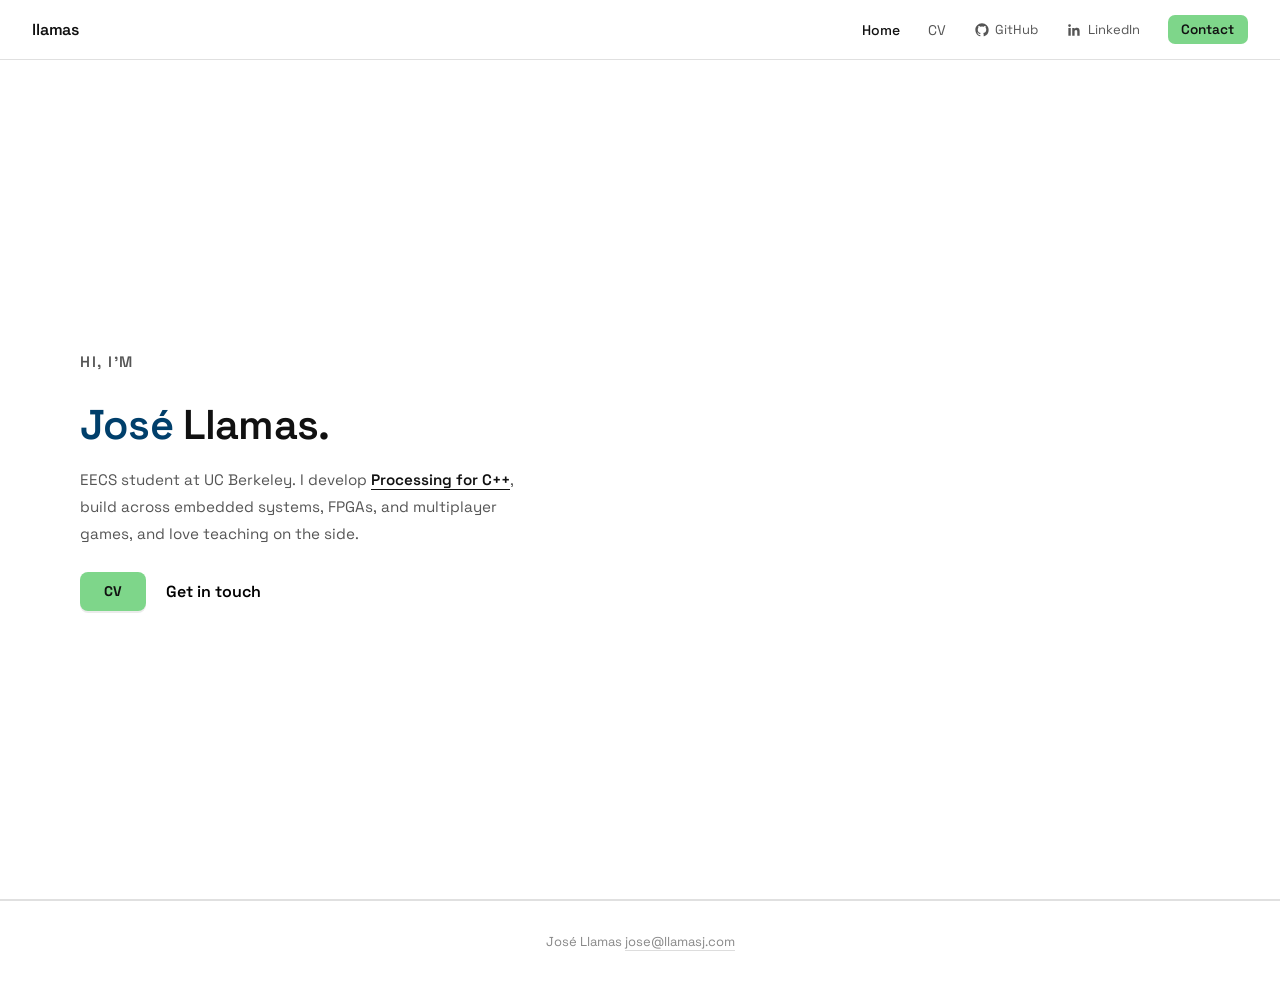
<file: index.html>
<!DOCTYPE html>
<html lang="en">
<head>
  <meta charset="UTF-8">
  <meta name="viewport" content="width=device-width, initial-scale=1.0">
  <title>José Llamas</title>
  <meta name="description" content="Personal site of José Llamas, EECS student at UC Berkeley.">
  <link rel="preconnect" href="https://fonts.googleapis.com">
  <link rel="stylesheet" href="https://fonts.googleapis.com/css2?family=Space+Grotesk:wght@400;500;600&display=swap">
  <link rel="stylesheet" href="style.css">
</head>
<body>
<nav id="site-nav"></nav>
<div class="hero" style="align-items:center;">
  <div class="hero-left">
    <p class="section-label">Hi, I'm</p>
    <h1><span class="blue">José</span> Llamas.</h1>
    <p>
      EECS student at UC Berkeley. I develop <a href="https://processing-cpp.github.io" target="_blank" style="color:#111;font-weight:600;border-bottom:1px solid #111;">Processing for C++</a>,
      build across embedded systems, FPGAs, and multiplayer games, and love teaching on the side.
    </p>
    <div class="hero-actions">
      <a class="btn-yellow" href="/cv.html">CV</a>
      <button class="hero-link" style="background:none;border:none;cursor:pointer;font-family:inherit;font-size:inherit;padding:0;" onclick="document.getElementById('contact-modal').classList.add('open')">Get in touch</button>
    </div>
  </div>
</div>
<footer><p>José Llamas <a href="mailto:jose@llamasj.com">jose@llamasj.com</a></p></footer>
<script src="nav.js"></script>
</body>
</html>
</file>
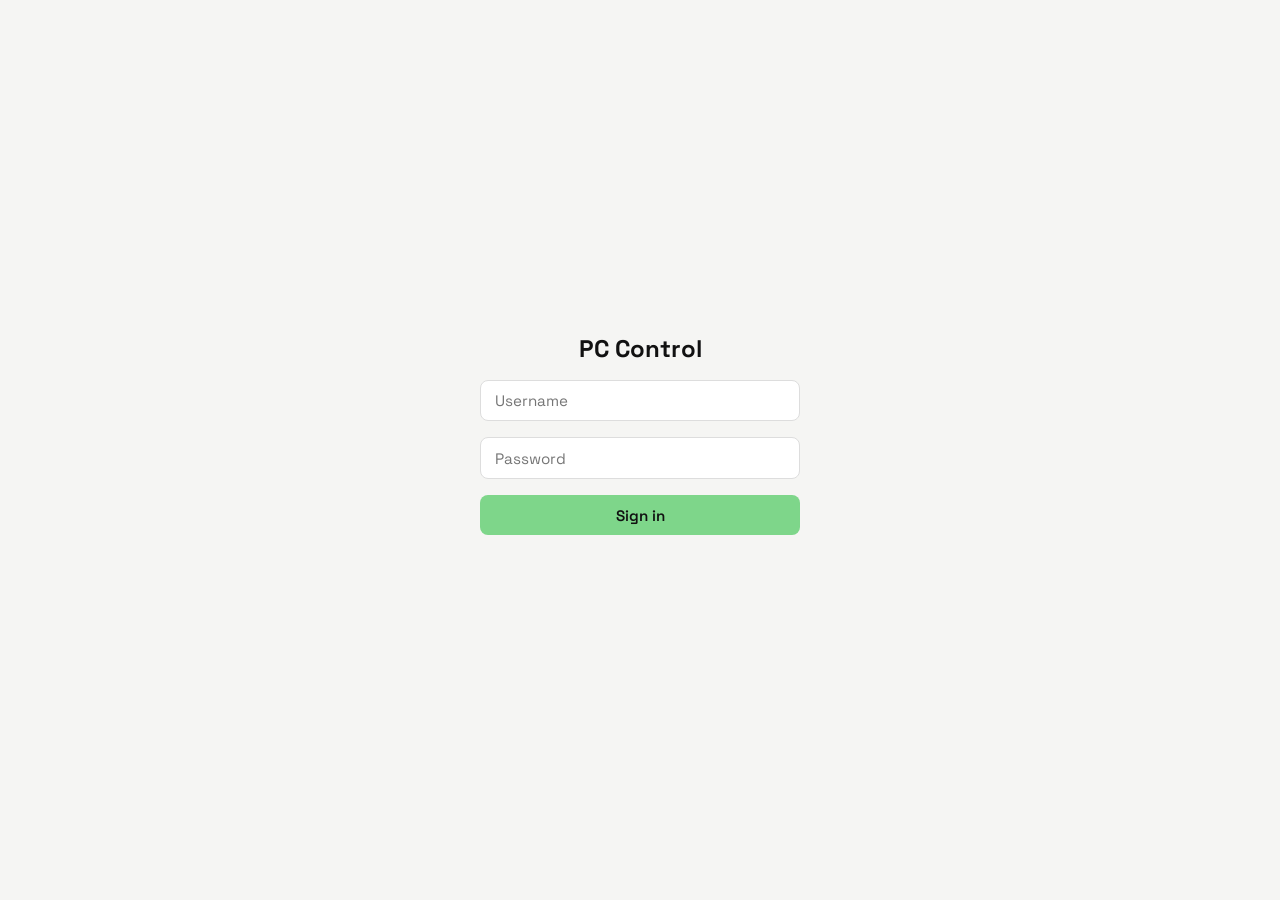
<file: control/index.html>
<!DOCTYPE html>
<html lang="en">
<head>
  <meta charset="UTF-8">
  <meta
    name="viewport"
    content="width=device-width, initial-scale=1.0, user-scalable=no"
  >

  <title>PC Control · llamas</title>

  <link rel="preconnect" href="https://fonts.googleapis.com">

  <link
    rel="stylesheet"
    href="https://fonts.googleapis.com/css2?family=Space+Grotesk:wght@400;500;600&display=swap"
  >

  <style>
    *,
    *::before,
    *::after {
      box-sizing: border-box;
      margin: 0;
      padding: 0;
    }

    html,
    body {
      height: 100%;
      overflow: hidden;
      font-family: 'Space Grotesk', sans-serif;
      background: #f5f5f3;
      color: #111;
      touch-action: none;
      user-select: none;
      -webkit-user-select: none;
    }

    /* ── Login ── */

    #login-screen {
      display: flex;
      flex-direction: column;
      align-items: center;
      justify-content: center;
      height: 100%;
      gap: 1rem;
      padding: 2rem;
    }

    #login-screen h1 {
      font-size: 1.5rem;
    }

    #login-screen input {
      width: 100%;
      max-width: 320px;
      padding: 0.65rem 0.9rem;
      border: 1px solid #ddd;
      border-radius: 8px;
      font-family: inherit;
      font-size: 0.95rem;
      touch-action: auto;
      user-select: auto;
      -webkit-user-select: auto;
    }

    #login-screen input:focus {
      outline: none;
      border-color: #7ed68a;
    }

    #login-btn {
      width: 100%;
      max-width: 320px;
      background: #7ed68a;
      color: #111;
      border: none;
      border-radius: 8px;
      padding: 0.65rem;
      font-family: inherit;
      font-size: 0.95rem;
      font-weight: 600;
      cursor: pointer;
    }

    #login-btn:active {
      background: #62c06f;
    }

    #login-error {
      color: #c00;
      font-size: 0.85rem;
      min-height: 1.2em;
    }

    /* ── Main ── */

    #main-screen {
      display: none;
      flex-direction: column;
      height: 100%;
    }

    .top-bar {
      flex-shrink: 0;
      padding: 0.7rem 1rem 0.55rem;
      display: flex;
      flex-direction: column;
      gap: 0.55rem;
      background: #f5f5f3;
    }

    .title-row {
      display: flex;
      align-items: center;
      justify-content: space-between;
    }

    .title-row h1 {
      font-size: 1.05rem;
    }

    .title-actions {
      display: flex;
      align-items: center;
      gap: 0.6rem;
    }

    .status-row {
      display: flex;
      align-items: center;
      gap: 0.4rem;
      font-size: 0.75rem;
      color: #777;
    }

    .dot {
      width: 7px;
      height: 7px;
      border-radius: 50%;
      background: #ccc;
    }

    .dot.online {
      background: #2a7a2a;
    }

    .dot.offline {
      background: #c00;
    }

    /* Camera toggle */

    #cam-toggle {
      background: none;
      border: 1px solid #ddd;
      border-radius: 7px;
      padding: 0.3rem 0.55rem;
      font-size: 1rem;
      cursor: pointer;
      line-height: 1;
    }

    #cam-toggle.active {
      border-color: #7ed68a;
      background: #eefaef;
    }

    /* Power */

    .power-row {
      display: flex;
      align-items: center;
      gap: 1rem;
    }

    .power-wrap {
      position: relative;
      width: 52px;
      height: 52px;
      flex-shrink: 0;
    }

    #power-btn {
      width: 52px;
      height: 52px;
      border-radius: 50%;
      border: 2.5px solid #111;
      background: #fff;
      cursor: pointer;
      display: flex;
      align-items: center;
      justify-content: center;
      transition: background 0.12s, transform 0.08s;
      -webkit-touch-callout: none;
    }

    #power-btn:active {
      transform: scale(0.91);
      background: #f0f0f0;
    }

    #power-btn svg {
      pointer-events: none;
    }

    /* SVG progress ring overlay */

    #power-ring {
      position: absolute;
      inset: 0;
      pointer-events: none;
      transform: rotate(-90deg);
    }

    #power-ring circle {
      fill: none;
      stroke: #c00;
      stroke-width: 3;
      stroke-dasharray: 0 152;
      transition: stroke-dasharray 0.1s linear;
      stroke-linecap: round;
    }

    .power-hint {
      font-size: 0.7rem;
      color: #999;
    }

    /* ── Trackpad ── */

    #trackpad-zone {
      flex: 1;
      position: relative;
      background: #ebe9e5;
      border-top: 1px solid #d8d6d2;
      overflow: hidden;
    }

    .pad-hint {
      position: absolute;
      inset: 0;
      display: flex;
      align-items: center;
      justify-content: center;
      font-size: 0.78rem;
      color: #bbb;
      pointer-events: none;
    }

    .ripple {
      position: absolute;
      border-radius: 50%;
      width: 60px;
      height: 60px;
      background: rgba(0, 0, 0, 0.09);
      transform: translate(-50%, -50%) scale(0);
      animation: ripple 0.35s ease-out forwards;
      pointer-events: none;
    }

    @keyframes ripple {
      to {
        transform: translate(-50%, -50%) scale(2.5);
        opacity: 0;
      }
    }

    /* ── Bottom ── */

    .bottom-bar {
      flex-shrink: 0;
      padding: 0.5rem 1rem 0.75rem;
      background: #f5f5f3;
      border-top: 1px solid #e0e0e0;
      display: flex;
      flex-direction: column;
      gap: 0.45rem;
    }

    .click-btns {
      display: flex;
      gap: 0.5rem;
    }

    .click-btn {
      flex: 1;
      background: #fff;
      border: 1px solid #e0e0e0;
      border-radius: 8px;
      padding: 0.5rem;
      font-family: inherit;
      font-size: 0.82rem;
      font-weight: 500;
      cursor: pointer;
    }

    .click-btn:active {
      background: #7ed68a;
    }

    .type-row {
      display: flex;
      gap: 0.5rem;
      align-items: stretch;
    }

    #type-input {
      flex: 1;
      padding: 0.5rem 0.75rem;
      border: 1px solid #ddd;
      border-radius: 8px;
      font-family: inherit;
      font-size: 0.88rem;
      touch-action: auto;
      user-select: auto;
      -webkit-user-select: auto;
    }

    #type-input:focus {
      outline: none;
      border-color: #7ed68a;
    }

    #type-btn {
      background: #7ed68a;
      color: #111;
      border: none;
      border-radius: 8px;
      padding: 0.5rem 0.9rem;
      font-family: inherit;
      font-weight: 600;
      cursor: pointer;
      font-size: 0.88rem;
      white-space: nowrap;
      transition: background 0.15s;
    }

    #type-btn:active {
      background: #62c06f;
    }

    #type-btn.ok {
      background: #2a7a2a;
      color: #fff;
    }

    #type-btn.err {
      background: #c00;
      color: #fff;
    }

    /* ── Camera overlay ── */

    #cam-panel {
      display: none;
      position: fixed;
      inset: 0;
      z-index: 100;
      background: #000;
      flex-direction: column;
    }

    #cam-panel.open {
      display: flex;
    }

    #cam-video {
      flex: 1;
      width: 100%;
      height: 100%;
      object-fit: contain;
      background: #000;
    }

    .cam-bar {
      display: flex;
      gap: 0.5rem;
      padding: 0.6rem 1rem;
      background: rgba(0, 0, 0, 0.7);
    }

    .cam-bar button {
      flex: 1;
      background: rgba(255, 255, 255, 0.15);
      color: #fff;
      border: 1px solid rgba(255, 255, 255, 0.25);
      border-radius: 8px;
      padding: 0.5rem;
      font-family: inherit;
      font-size: 0.85rem;
      cursor: pointer;
    }

    .cam-bar button:active {
      background: rgba(255, 255, 255, 0.3);
    }

    /* ── Toast ── */

    #toast {
      position: fixed;
      bottom: 100px;
      left: 50%;
      transform: translateX(-50%);
      background: rgba(0, 0, 0, 0.75);
      color: #fff;
      padding: 0.35rem 1rem;
      border-radius: 20px;
      font-size: 0.78rem;
      pointer-events: none;
      opacity: 0;
      transition: opacity 0.2s;
      white-space: nowrap;
      z-index: 50;
    }

    #toast.show {
      opacity: 1;
    }
  </style>
</head>

<body>

  <!-- Login -->

  <div id="login-screen">
    <h1>PC Control</h1>

    <input
      id="u-input"
      type="text"
      placeholder="Username"
      autocomplete="username"
      autocapitalize="none"
      autocorrect="off"
      spellcheck="false"
    >

    <input
      id="p-input"
      type="password"
      placeholder="Password"
      autocomplete="current-password"
    >

    <button id="login-btn">
      Sign in
    </button>

    <p id="login-error"></p>
  </div>

  <!-- Main -->

  <div id="main-screen">

    <div class="top-bar">

      <div class="title-row">

        <h1>PC Control</h1>

        <div class="title-actions">

          <div class="status-row">
            <div class="dot" id="status-dot"></div>
            <span id="status-text">Checking…</span>
          </div>

          <button id="cam-toggle" title="Camera">
            📷
          </button>

        </div>
      </div>

      <div class="power-row">

        <div class="power-wrap">

          <button
            id="power-btn"
            title="Hold 5s to force off"
          >
            <svg
              viewBox="0 0 24 24"
              fill="none"
              stroke="currentColor"
              stroke-width="2"
              width="26"
              height="26"
            >
              <path d="M12 2v6M6.3 5.3a9 9 0 1 0 11.4 0"/>
            </svg>
          </button>

          <svg
            id="power-ring"
            viewBox="0 0 52 52"
            width="52"
            height="52"
          >
            <circle
              cx="26"
              cy="26"
              r="24"
            />
          </svg>

        </div>

        <span class="power-hint">
          Tap = press · Hold 5 s = force off
        </span>

      </div>

    </div>

    <div id="trackpad-zone">
      <div class="pad-hint">
        slide to move · tap to click · type anywhere
      </div>
    </div>

    <div class="bottom-bar">

      <div class="click-btns">

        <button
          class="click-btn"
          id="lclick-btn"
        >
          Left click
        </button>

        <button
          class="click-btn"
          id="rclick-btn"
        >
          Right click
        </button>

      </div>

      <div class="type-row">

        <input
          id="type-input"
          type="text"
          placeholder="Tap here to type on PC…"
        >

        <button id="type-btn">
          Send
        </button>

      </div>

    </div>

  </div>

  <!-- XIAO ESP32-S3 Sense camera -->

  <div id="cam-panel">

    <img
      id="cam-video"
      alt="XIAO ESP32-S3 Sense camera"
    >

    <div class="cam-bar">

      <button id="cam-fullscreen">
        ⛶ Fullscreen
      </button>

      <button id="cam-close">
        ✕ Close
      </button>

    </div>

  </div>

  <div id="toast"></div>

  <script>
    const BASE = 'https://pc.llamasj.com';

    // ── API ───────────────────────────────────────────────────────────────────

    function api(endpoint, cmd) {
      fetch(BASE + endpoint, {
        method: 'POST',
        credentials: 'include',
        body: JSON.stringify({
          cmd
        })
      }).catch(() => {});
    }

    // ── Toast ──────────────────────────────────────────────────────────────────

    let toastTimer;

    function toast(msg, dur = 1400) {
      const el = document.getElementById('toast');

      el.textContent = msg;
      el.classList.add('show');

      clearTimeout(toastTimer);

      toastTimer = setTimeout(() => {
        el.classList.remove('show');
      }, dur);
    }

    // ── Auth ───────────────────────────────────────────────────────────────────

    async function checkAuth() {
      try {
        const r = await fetch(BASE + '/me', {
          credentials: 'include'
        });

        if (r.ok) {
          showMain();
        }
      } catch {}
    }

    async function login() {
      const u = document.getElementById('u-input').value.trim().toLowerCase();
      const p = document.getElementById('p-input').value;
      const err = document.getElementById('login-error');

      err.textContent = '';

      try {
        const r = await fetch(BASE + '/login', {
          method: 'POST',
          credentials: 'include',
          body: JSON.stringify({
            username: u,
            password: p
          })
        });

        if (r.ok) {
          showMain();
        } else if (r.status === 401) {
          err.textContent = 'Wrong username or password.';
        } else {
          err.textContent = 'Login failed (error ' + r.status + ').';
        }

      } catch {
        err.textContent = 'Cannot reach ESP32.';
      }
    }

    function showMain() {
      document.getElementById('login-screen').style.display = 'none';

      document.getElementById('main-screen').style.display = 'flex';

      pollStatus();

      setInterval(
        pollStatus,
        10000
      );

      // Auto-focus type input so typing works immediately.

      setTimeout(() => {
        document.getElementById('type-input').focus();
      }, 300);
    }

    document
      .getElementById('login-btn')
      .addEventListener('click', login);

    document
      .getElementById('p-input')
      .addEventListener('keydown', e => {
        if (e.key === 'Enter') {
          login();
        }
      });

    // ── Status ─────────────────────────────────────────────────────────────────

    async function pollStatus() {
      const dot = document.getElementById('status-dot');
      const txt = document.getElementById('status-text');

      try {
        const r = await fetch(BASE + '/status', {
          credentials: 'include',
          signal: AbortSignal.timeout(4000)
        });

        if (r.ok) {
          dot.className = 'dot online';
          txt.textContent = 'ESP32 online';
        } else {
          throw 0;
        }

      } catch {
        dot.className = 'dot offline';
        txt.textContent = 'ESP32 offline';
      }
    }

    // ── Power ──────────────────────────────────────────────────────────────────

    const HOLD_MS = 5000;
    const CIRCUM = 2 * Math.PI * 24;

    let powerTimer = null;
    let powerRafId = null;
    let powerStart = 0;
    let powerHeld = false;

    const powerBtn =
      document.getElementById('power-btn');

    const powerCirc =
      document.querySelector('#power-ring circle');

    powerCirc.style.strokeDasharray =
      `0 ${CIRCUM}`;

    function powerRingTick() {
      const frac = Math.min(
        (performance.now() - powerStart) / HOLD_MS,
        1
      );

      powerCirc.style.strokeDasharray =
        `${frac * CIRCUM} ${CIRCUM}`;

      if (frac < 1) {
        powerRafId =
          requestAnimationFrame(powerRingTick);
      }
    }

    function powerRingReset() {
      cancelAnimationFrame(powerRafId);

      powerRafId = null;

      powerCirc.style.strokeDasharray =
        `0 ${CIRCUM}`;
    }

    powerBtn.addEventListener(
      'pointerdown',
      e => {
        e.stopPropagation();
        e.preventDefault();

        powerBtn.setPointerCapture(
          e.pointerId
        );

        powerHeld = false;

        powerStart =
          performance.now();

        powerRafId =
          requestAnimationFrame(
            powerRingTick
          );

        powerTimer =
          setTimeout(() => {
            powerHeld = true;
            powerTimer = null;

            powerRingReset();

            api(
              '/power',
              'hold'
            );

            toast(
              'Force off sent'
            );
          }, HOLD_MS);
      }
    );

    powerBtn.addEventListener(
      'pointerup',
      e => {
        e.stopPropagation();

        powerRingReset();

        if (powerTimer) {
          clearTimeout(powerTimer);
          powerTimer = null;
        }

        if (!powerHeld) {
          api(
            '/power',
            'press'
          );
        }

        powerHeld = false;
      }
    );

    powerBtn.addEventListener(
      'pointercancel',
      () => {
        // Intentionally empty.
        // Keep the timer alive on mobile long-press.
      }
    );

    powerBtn.addEventListener(
      'contextmenu',
      e => e.preventDefault()
    );

    // ── Click buttons ──────────────────────────────────────────────────────────

    document
      .getElementById('lclick-btn')
      .addEventListener(
        'pointerdown',
        e => e.stopPropagation()
      );

    document
      .getElementById('rclick-btn')
      .addEventListener(
        'pointerdown',
        e => e.stopPropagation()
      );

    document
      .getElementById('lclick-btn')
      .addEventListener(
        'click',
        () => {
          api(
            '/mouse',
            'mc:1'
          );
        }
      );

    document
      .getElementById('rclick-btn')
      .addEventListener(
        'click',
        () => {
          api(
            '/mouse',
            'mc:2'
          );
        }
      );

    // ── Type ───────────────────────────────────────────────────────────────────

    const typeInput =
      document.getElementById('type-input');

    const typeBtn =
      document.getElementById('type-btn');

    typeInput.addEventListener(
      'pointerdown',
      e => e.stopPropagation()
    );

    typeBtn.addEventListener(
      'pointerdown',
      e => e.stopPropagation()
    );

    typeInput.addEventListener(
      'keydown',
      e => {
        if (e.repeat) {
          return;
        }

        const specials = {
          F1: 'f1',
          F2: 'f2',
          F3: 'f3',
          F4: 'f4',
          F5: 'f5',
          F6: 'f6',
          F7: 'f7',
          F8: 'f8',
          F9: 'f9',
          F10: 'f10',
          F11: 'f11',
          F12: 'f12',
          Tab: 'tab',
          Escape: 'escape',
          Delete: 'delete',
          Backspace: 'backspace',
          ArrowUp: 'up',
          ArrowDown: 'down',
          ArrowLeft: 'left',
          ArrowRight: 'right',
          Home: 'home',
          End: 'end',
          PageUp: 'pageup',
          PageDown: 'pagedown'
        };

        let prefix = '';

        if (e.ctrlKey) {
          prefix += 'ctrl+';
        }

        if (e.altKey) {
          prefix += 'alt+';
        }

        if (e.metaKey) {
          prefix += 'win+';
        }

        if (
          e.shiftKey &&
          specials[e.key]
        ) {
          prefix += 'shift+';
        }

        if (e.key === 'Enter') {
          if (
            !e.ctrlKey &&
            !e.altKey &&
            !e.metaKey
          ) {
            e.preventDefault();

            sendType();

            return;
          }
        }

        if (specials[e.key]) {
          e.preventDefault();

          api(
            '/key',
            prefix + specials[e.key]
          );

          return;
        }

        if (
          (e.ctrlKey ||
            e.altKey ||
            e.metaKey) &&
          e.key.length === 1
        ) {
          e.preventDefault();

          api(
            '/key',
            prefix + e.key.toLowerCase()
          );
        }
      }
    );

    async function sendType() {
      const val =
        typeInput.value;

      if (!val) {
        return;
      }

      typeBtn.textContent = '…';
      typeBtn.disabled = true;

      try {
        const r = await fetch(
          BASE + '/mouse',
          {
            method: 'POST',
            credentials: 'include',
            body: JSON.stringify({
              cmd: 'type:' + val
            })
          }
        );

        if (r.ok) {
          typeInput.value = '';

          typeBtn.classList.add('ok');
          typeBtn.textContent = 'Sent';
        } else {
          typeBtn.classList.add('err');
          typeBtn.textContent = 'Err';

          toast(
            'ESP32 error'
          );
        }

      } catch {
        typeBtn.classList.add('err');
        typeBtn.textContent = 'Err';

        toast(
          'Cannot reach ESP32'
        );
      }

      setTimeout(() => {
        typeBtn.classList.remove(
          'ok',
          'err'
        );

        typeBtn.textContent = 'Send';
        typeBtn.disabled = false;

        typeInput.focus();
      }, 1000);
    }

    typeBtn.addEventListener(
      'click',
      sendType
    );

    // ── Trackpad ───────────────────────────────────────────────────────────────

    const zone =
      document.getElementById('trackpad-zone');

    let pt = null;
    let accX = 0;
    let accY = 0;
    let lastSend = 0;

    const SENS = 3.5;
    const THROTTLE = 35;
    const TAP_DIST = 8;

    function spawnRipple(x, y) {
      const r =
        document.createElement('div');

      r.className = 'ripple';

      r.style.left =
        x + 'px';

      r.style.top =
        y + 'px';

      zone.appendChild(r);

      r.addEventListener(
        'animationend',
        () => r.remove()
      );
    }

    zone.addEventListener(
      'pointerdown',
      e => {
        zone.setPointerCapture(
          e.pointerId
        );

        pt = {
          x: e.clientX,
          y: e.clientY,
          startX: e.clientX,
          startY: e.clientY,
          moved: false
        };

        accX = 0;
        accY = 0;

        e.preventDefault();
      }
    );

    zone.addEventListener(
      'pointermove',
      e => {
        if (!pt) {
          return;
        }

        const dx =
          (e.clientX - pt.x) *
          SENS;

        const dy =
          (e.clientY - pt.y) *
          SENS;

        accX += dx;
        accY += dy;

        pt.x = e.clientX;
        pt.y = e.clientY;

        if (
          Math.hypot(
            e.clientX - pt.startX,
            e.clientY - pt.startY
          ) > TAP_DIST
        ) {
          pt.moved = true;
        }

        const now =
          performance.now();

        if (
          now - lastSend >=
          THROTTLE
        ) {
          const ix =
            Math.max(
              -127,
              Math.min(
                127,
                Math.round(accX)
              )
            );

          const iy =
            Math.max(
              -127,
              Math.min(
                127,
                Math.round(accY)
              )
            );

          if (
            ix !== 0 ||
            iy !== 0
          ) {
            api(
              '/mouse',
              `m:${ix},${iy}`
            );

            accX -= ix;
            accY -= iy;

            lastSend = now;
          }
        }
      }
    );

    zone.addEventListener(
      'pointerup',
      e => {
        if (!pt) {
          return;
        }

        if (!pt.moved) {
          const rect =
            zone.getBoundingClientRect();

          spawnRipple(
            e.clientX - rect.left,
            e.clientY - rect.top
          );

          api(
            '/mouse',
            'mc:1'
          );
        }

        pt = null;
        accX = 0;
        accY = 0;
      }
    );

    zone.addEventListener(
      'pointercancel',
      () => {
        pt = null;
        accX = 0;
        accY = 0;
      }
    );

    // ── XIAO ESP32-S3 Sense Camera ────────────────────────────────────────────

    const camPanel =
      document.getElementById('cam-panel');

    const camVideo =
      document.getElementById('cam-video');

    const camToggle =
      document.getElementById('cam-toggle');

    const camClose =
      document.getElementById('cam-close');

    const camFullscreen =
      document.getElementById('cam-fullscreen');

    const CAMERA_URL =
      'https://pc.llamasj.com/stream';

    function openCam() {
      camVideo.src =
        CAMERA_URL +
        '?t=' +
        Date.now();

      camPanel.classList.add('open');

      camToggle.classList.add('active');
    }

    function closeCam() {
      camVideo.src = '';

      camPanel.classList.remove('open');

      camToggle.classList.remove('active');

      if (document.fullscreenElement) {
        document
          .exitFullscreen()
          .catch(() => {});
      }
    }

    camToggle.addEventListener(
      'click',
      () => {
        if (
          camPanel.classList.contains('open')
        ) {
          closeCam();
        } else {
          openCam();
        }
      }
    );

    camClose.addEventListener(
      'click',
      closeCam
    );

    camFullscreen.addEventListener(
      'click',
      () => {
        if (!document.fullscreenElement) {
          camPanel
            .requestFullscreen()
            .catch(() => {});
        } else {
          document
            .exitFullscreen();
        }
      }
    );

    // ── Init ───────────────────────────────────────────────────────────────────

    checkAuth();
  </script>

</body>
</html>
</file>
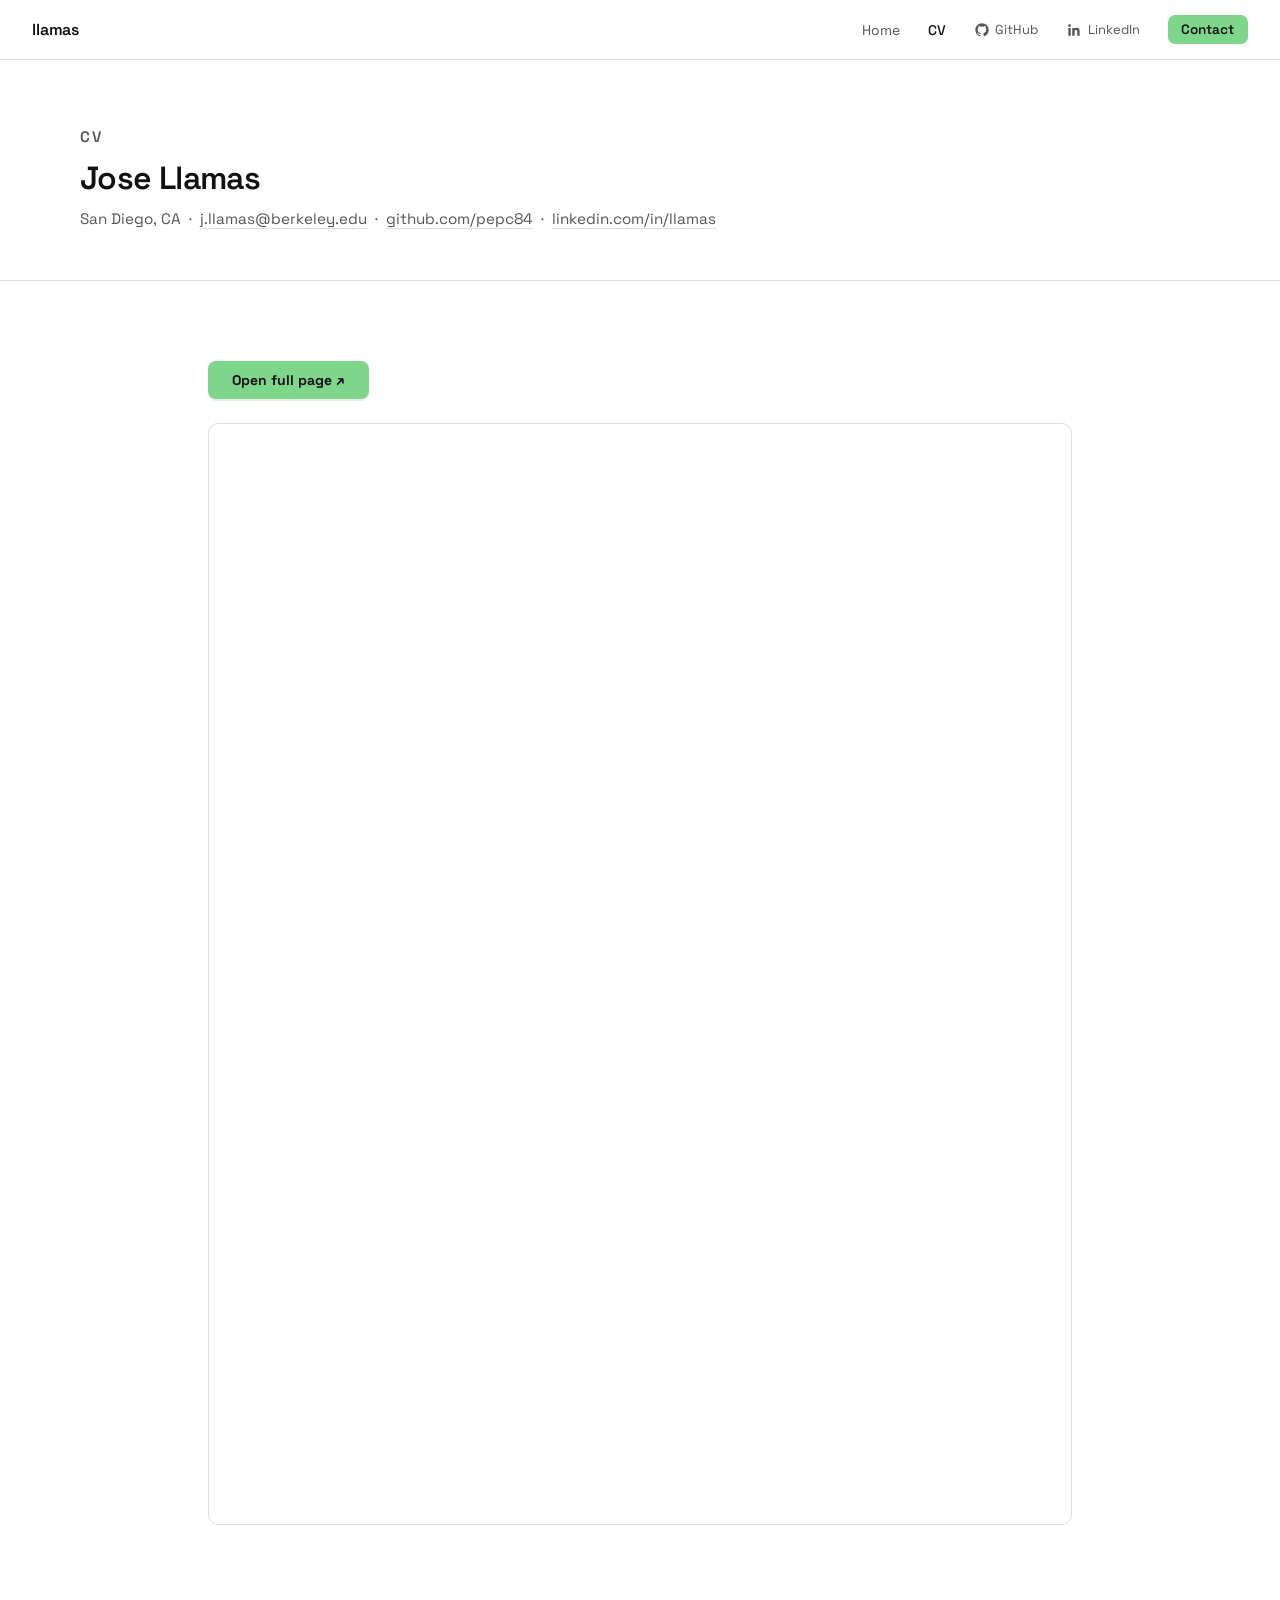
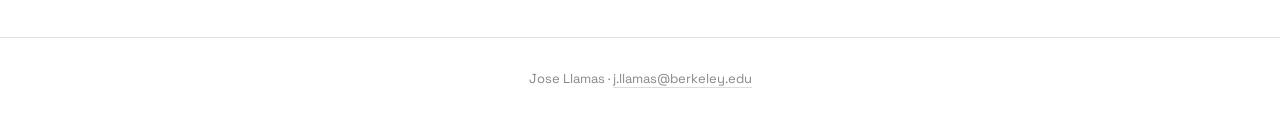
<file: cv.html>
<!DOCTYPE html>
<html lang="en">
<head>
  <meta charset="UTF-8">
  <meta name="viewport" content="width=device-width, initial-scale=1.0">
  <title>CV · Jose Llamas</title>
  <link rel="preconnect" href="https://fonts.googleapis.com">
  <link rel="stylesheet" href="https://fonts.googleapis.com/css2?family=Space+Grotesk:wght@400;500;600&display=swap">
  <link rel="stylesheet" href="style.css">
  <style>
    .cv-embed-wrap {
      width: 100%;
      border: 1px solid #e0e0e0;
      border-radius: 10px;
      overflow: hidden;
      margin-bottom: 2rem;
    }
    .cv-embed-wrap iframe {
      width: 100%;
      height: 1100px;
      border: none;
      display: block;
    }
    .cv-actions {
      display: flex;
      gap: 1rem;
      flex-wrap: wrap;
      margin-bottom: 1.5rem;
    }
  </style>
</head>
<body>

<nav id="site-nav"></nav>

<div class="page-hero">
  <p class="section-label">CV</p>
  <h1>Jose Llamas</h1>
  <p>
    San Diego, CA &nbsp;·&nbsp;
    <a href="mailto:j.llamas@berkeley.edu" style="color:#555;border-bottom:1px solid #ddd;">j.llamas@berkeley.edu</a> &nbsp;·&nbsp;
    <a href="https://github.com/pepc84" target="_blank" style="color:#555;border-bottom:1px solid #ddd;">github.com/pepc84</a> &nbsp;·&nbsp;
    <a href="https://linkedin.com/in/llamas" target="_blank" style="color:#555;border-bottom:1px solid #ddd;">linkedin.com/in/llamas</a>
  </p>
</div>

<div class="section">
  <div class="cv-actions">
    <a class="btn-yellow" href="https://docs.google.com/document/d/e/2PACX-1vSCU41hnTUNnBaxcFxww1RTWXXnGgo1vF8tb33aeTxh1Fw_cfSxNrSLhl3JZXYqwoMFmtliwBPDtg7N/pub" target="_blank" rel="noopener">Open full page ↗</a>
  </div>
  <div class="cv-embed-wrap">
    <iframe src="https://docs.google.com/document/d/e/2PACX-1vSCU41hnTUNnBaxcFxww1RTWXXnGgo1vF8tb33aeTxh1Fw_cfSxNrSLhl3JZXYqwoMFmtliwBPDtg7N/pub?embedded=true"></iframe>
  </div>
</div>

<footer>
  <p>Jose Llamas · <a href="mailto:j.llamas@berkeley.edu">j.llamas@berkeley.edu</a></p>
</footer>

<script src="nav.js"></script>
</body>
</html>
</file>
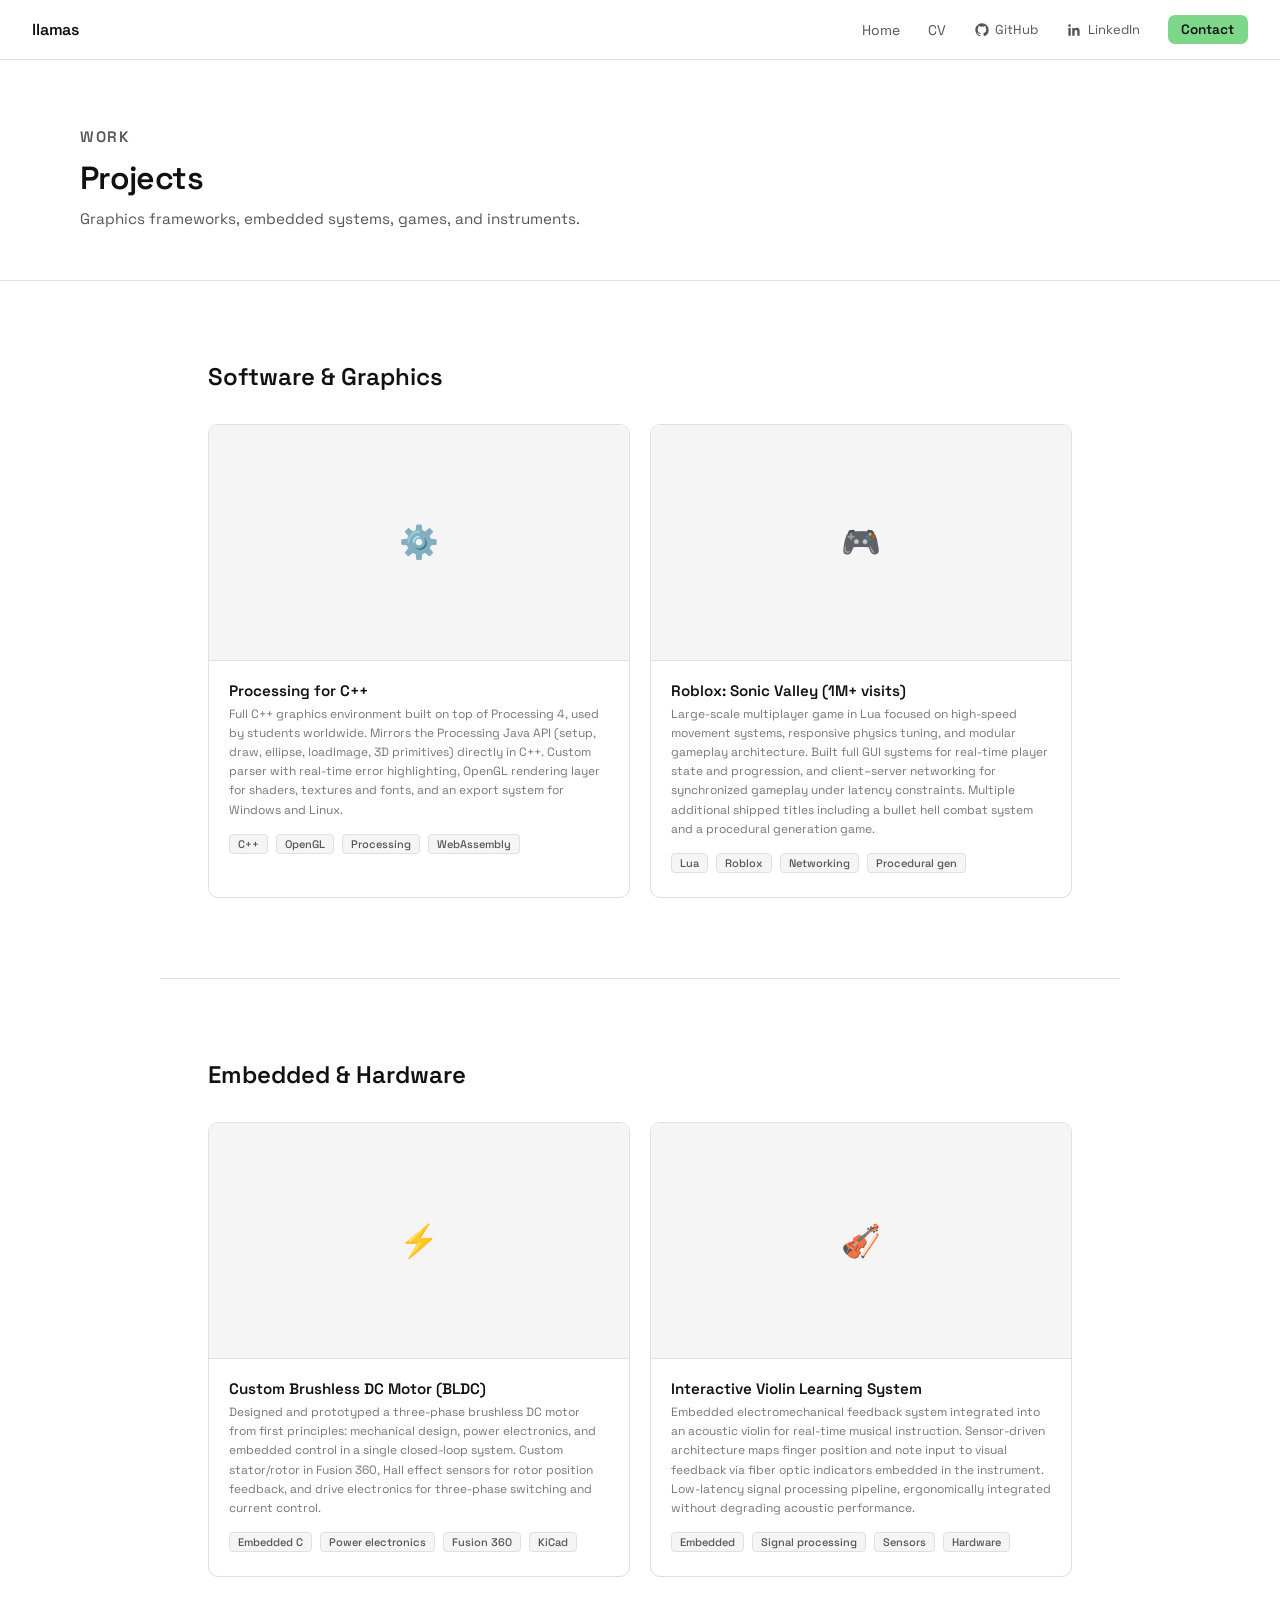
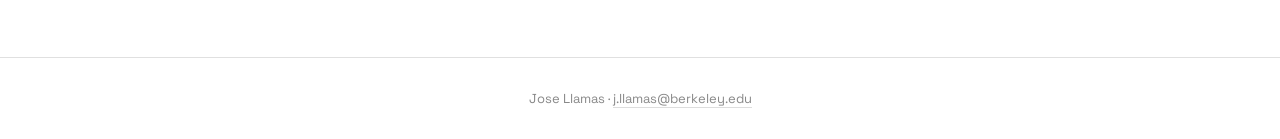
<file: projects.html>
<!DOCTYPE html>
<html lang="en">
<head>
  <meta charset="UTF-8">
  <meta name="viewport" content="width=device-width, initial-scale=1.0">
  <title>Projects · Jose Llamas</title>
  <link rel="preconnect" href="https://fonts.googleapis.com">
  <link rel="stylesheet" href="https://fonts.googleapis.com/css2?family=Space+Grotesk:wght@400;500;600&display=swap">
  <link rel="stylesheet" href="style.css">
</head>
<body>

<nav id="site-nav"></nav>

<div class="page-hero">
  <p class="section-label">Work</p>
  <h1>Projects</h1>
  <p>Graphics frameworks, embedded systems, games, and instruments.</p>
</div>

<div class="section">
  <h2>Software &amp; Graphics</h2>
  <div class="cards-grid">

    <a class="project-card" href="https://processing-cpp.github.io" target="_blank" rel="noopener">
      <div class="project-thumb">⚙️</div>
      <div class="project-info">
        <div class="project-card-title">Processing for C++</div>
        <div class="project-card-desc">
          Full C++ graphics environment built on top of Processing 4, used by students worldwide.
          Mirrors the Processing Java API (setup, draw, ellipse, loadImage, 3D primitives) directly
          in C++. Custom parser with real-time error highlighting, OpenGL rendering layer for shaders,
          textures and fonts, and an export system for Windows and Linux.
        </div>
        <span class="tag">C++</span>
        <span class="tag">OpenGL</span>
        <span class="tag">Processing</span>
        <span class="tag">WebAssembly</span>
      </div>
    </a>

    <div class="project-card" style="cursor:default;">
      <div class="project-thumb">🎮</div>
      <div class="project-info">
        <div class="project-card-title">Roblox: Sonic Valley (1M+ visits)</div>
        <div class="project-card-desc">
          Large-scale multiplayer game in Lua focused on high-speed movement systems,
          responsive physics tuning, and modular gameplay architecture. Built full GUI
          systems for real-time player state and progression, and client–server networking
          for synchronized gameplay under latency constraints. Multiple additional shipped
          titles including a bullet hell combat system and a procedural generation game.
        </div>
        <span class="tag">Lua</span>
        <span class="tag">Roblox</span>
        <span class="tag">Networking</span>
        <span class="tag">Procedural gen</span>
      </div>
    </div>

  </div>
</div>

<div class="section">
  <h2>Embedded &amp; Hardware</h2>
  <div class="cards-grid">

    <div class="project-card" style="cursor:default;">
      <div class="project-thumb">⚡</div>
      <div class="project-info">
        <div class="project-card-title">Custom Brushless DC Motor (BLDC)</div>
        <div class="project-card-desc">
          Designed and prototyped a three-phase brushless DC motor from first principles:
          mechanical design, power electronics, and embedded control in a single closed-loop
          system. Custom stator/rotor in Fusion 360, Hall effect sensors for rotor position
          feedback, and drive electronics for three-phase switching and current control.
        </div>
        <span class="tag">Embedded C</span>
        <span class="tag">Power electronics</span>
        <span class="tag">Fusion 360</span>
        <span class="tag">KiCad</span>
      </div>
    </div>

    <div class="project-card" style="cursor:default;">
      <div class="project-thumb">🎻</div>
      <div class="project-info">
        <div class="project-card-title">Interactive Violin Learning System</div>
        <div class="project-card-desc">
          Embedded electromechanical feedback system integrated into an acoustic violin
          for real-time musical instruction. Sensor-driven architecture maps finger position
          and note input to visual feedback via fiber optic indicators embedded in the instrument.
          Low-latency signal processing pipeline, ergonomically integrated without degrading
          acoustic performance.
        </div>
        <span class="tag">Embedded</span>
        <span class="tag">Signal processing</span>
        <span class="tag">Sensors</span>
        <span class="tag">Hardware</span>
      </div>
    </div>


  </div>
</div>

<footer>
  <p>Jose Llamas · <a href="mailto:j.llamas@berkeley.edu">j.llamas@berkeley.edu</a></p>
</footer>

<script src="nav.js"></script>
</body>
</html>
</file>
<file: style.css>
@import url('https://fonts.googleapis.com/css2?family=Space+Grotesk:wght@400;500;600&display=swap');

* { margin: 0; padding: 0; box-sizing: border-box; }

body {
  font-family: 'Space Grotesk', -apple-system, BlinkMacSystemFont, sans-serif;
  color: #111;
  background: #fff;
}

a { color: #111; text-decoration: none; }

/* ── Nav ── */
#site-nav {
  border-bottom: 1px solid #e0e0e0;
  padding: 0 2rem;
  display: flex;
  align-items: center;
  justify-content: space-between;
  height: 60px;
  position: sticky;
  top: 0;
  background: #fff;
  z-index: 100;
}

.nav-logo {
  font-size: 1rem;
  font-weight: 600;
  letter-spacing: -0.01em;
}

.nav-logo span { color: #7ed68a; }

.nav-links {
  display: flex;
  align-items: center;
  gap: 1.75rem;
}

.nav-links a {
  font-size: 14px;
  color: #555;
  transition: color 0.15s;
}

.nav-links a:hover,
.nav-links a.active { color: #111; font-weight: 500; }

.nav-links .nav-icon {
  display: flex;
  align-items: center;
  gap: 0.35rem;
  font-size: 13px;
  color: #555;
}

.nav-links .nav-icon:hover { color: #111; }

.nav-links .nav-icon svg { width: 16px; height: 16px; }

/* ── Hero ── */
.hero {
  min-height: calc(100vh - 60px);
  max-height: 600px;
  display: flex;
  align-items: center;
  padding: 0 5rem;
  gap: 4rem;
  border-bottom: 1px solid #e0e0e0;
  position: relative;
}

.hero-left { flex: 1; }

.hero-left h1 {
  font-size: 2.6rem;
  font-weight: 600;
  letter-spacing: -0.02em;
  line-height: 1.2;
  margin-bottom: 1rem;
}

.hero-left h1 .yellow { color: #7ed68a; }
.hero-left h1 .blue { color: #003f6b; }

.hero-left p {
  font-size: 0.95rem;
  color: #555;
  line-height: 1.8;
  max-width: 440px;
  margin-bottom: 1.5rem;
}

.hero-actions {
  display: flex;
  align-items: center;
  gap: 1.25rem;
  flex-wrap: wrap;
}

.btn-yellow {
  display: inline-block;
  background: #7ed68a;
  color: #111;
  font-size: 14px;
  font-weight: 700;
  padding: 0.65rem 1.5rem;
  border-radius: 8px;
  box-shadow: 0 2px 0 rgba(0,0,0,0.08);
  transition: transform 0.15s ease, box-shadow 0.15s ease;
}

.btn-yellow:hover {
  transform: translateY(-1px);
  box-shadow: 0 4px 10px rgba(126,214,138,0.35);
}

.btn-blue {
  display: inline-block;
  background: #003f6b;
  color: #fff;
  font-size: 14px;
  font-weight: 700;
  padding: 0.65rem 1.5rem;
  border-radius: 8px;
  box-shadow: 0 2px 0 rgba(0,0,0,0.08);
  transition: transform 0.15s ease;
}

.btn-blue:hover { transform: translateY(-1px); }

.hero-link {
  font-size: 14px;
  font-weight: 600;
  border-bottom: 1px solid #ccc;
  padding-bottom: 2px;
  transition: border-color 0.15s;
}

.hero-link:hover { border-bottom-color: #111; }

.hero-right {
  flex-shrink: 0;
  width: 320px;
  height: 380px;
  border-radius: 8px;
  overflow: hidden;
  box-shadow: 0 4px 24px rgba(0,0,0,0.08);
  border: 1px solid #e0e0e0;
  background: #fafafa;
  display: flex;
  align-items: center;
  justify-content: center;
}

.hero-right canvas { display: block; }

.scroll-hint {
  position: absolute;
  bottom: 1.5rem;
  left: 50%;
  transform: translateX(-50%);
  color: #bbb;
  font-size: 22px;
  animation: bounce 1.8s infinite;
}

@keyframes bounce {
  0%, 100% { transform: translateX(-50%) translateY(0); }
  50%       { transform: translateX(-50%) translateY(6px); }
}

/* ── Sections ── */
.section {
  max-width: 960px;
  margin: 0 auto;
  padding: 5rem 3rem;
}

.section + .section { border-top: 1px solid #e0e0e0; }

.section h2 {
  font-size: 1.5rem;
  font-weight: 600;
  margin-bottom: 2rem;
}

.section-label {
  font-size: 12px;
  font-weight: 600;
  text-transform: uppercase;
  letter-spacing: 0.1em;
  color: #7ed68a;
  margin-bottom: 0.5rem;
}

/* ── Cards ── */
.cards-grid {
  display: grid;
  grid-template-columns: repeat(auto-fit, minmax(260px, 1fr));
  gap: 1.25rem;
}

.card {
  border: 1px solid #e0e0e0;
  border-radius: 10px;
  padding: 1.5rem;
  transition: border-color 0.15s, box-shadow 0.15s;
  display: block;
  color: #111;
}

.card:hover {
  border-color: #7ed68a;
  box-shadow: 0 4px 16px rgba(126,214,138,0.12);
}

.card h3 {
  font-size: 1rem;
  font-weight: 600;
  margin-bottom: 0.4rem;
}

.card p {
  font-size: 13px;
  color: #777;
  line-height: 1.6;
  margin-bottom: 1rem;
}

.card-link {
  font-size: 13px;
  font-weight: 600;
  color: #7ed68a;
  display: inline-block;
}

.card-link:hover { text-decoration: underline; }

/* tag pills */
.tag {
  display: inline-block;
  font-size: 11px;
  font-weight: 500;
  color: #555;
  background: #f5f5f5;
  border: 1px solid #e0e0e0;
  border-radius: 4px;
  padding: 2px 8px;
  margin: 0 4px 4px 0;
}

/* ── CV page ── */
.cv-block { margin-bottom: 3rem; }
.cv-block h3 { font-size: 1.1rem; font-weight: 600; margin-bottom: 1.5rem; }

.timeline-item {
  display: grid;
  grid-template-columns: 140px 1fr;
  gap: 1rem;
  padding: 1.25rem 0;
  border-top: 1px solid #e0e0e0;
}

.timeline-item:last-child { border-bottom: 1px solid #e0e0e0; }

.timeline-date {
  font-size: 12px;
  color: #999;
  padding-top: 2px;
}

.timeline-content h4 {
  font-size: 0.95rem;
  font-weight: 600;
  margin-bottom: 0.2rem;
}

.timeline-content .place {
  font-size: 13px;
  color: #555;
  margin-bottom: 0.5rem;
}

.timeline-content p {
  font-size: 13px;
  color: #777;
  line-height: 1.6;
}

/* skills section on CV */
.skills-list {
  display: flex;
  flex-wrap: wrap;
  gap: 8px;
}

.skill-pill {
  font-size: 13px;
  font-weight: 500;
  padding: 6px 14px;
  border: 1px solid #e0e0e0;
  border-radius: 999px;
  color: #333;
}

/* ── Projects page header ── */
.page-hero {
  border-bottom: 1px solid #e0e0e0;
  padding: 4rem 5rem 3rem;
}

.page-hero h1 {
  font-size: 2rem;
  font-weight: 600;
  letter-spacing: -0.02em;
  margin-bottom: 0.5rem;
}

.page-hero p {
  font-size: 0.95rem;
  color: #555;
  line-height: 1.7;
}

/* project cards with image area */
.project-card {
  border: 1px solid #e0e0e0;
  border-radius: 10px;
  overflow: hidden;
  transition: border-color 0.15s, box-shadow 0.15s;
  display: block;
  color: #111;
}

.project-card:hover {
  border-color: #7ed68a;
  box-shadow: 0 4px 16px rgba(126,214,138,0.12);
}

.project-card:hover .project-card-title { color: #7ed68a; }

.project-thumb {
  width: 100%;
  aspect-ratio: 16/9;
  background: #f5f5f5;
  border-bottom: 1px solid #e0e0e0;
  display: flex;
  align-items: center;
  justify-content: center;
  font-size: 2rem;
  color: #ddd;
}

.project-info { padding: 1.25rem; }

.project-card-title {
  font-size: 0.95rem;
  font-weight: 600;
  margin-bottom: 0.3rem;
  transition: color 0.15s;
}

.project-card-desc {
  font-size: 12px;
  color: #777;
  line-height: 1.6;
  margin-bottom: 0.75rem;
}

/* ── Footer ── */
footer {
  border-top: 1px solid #e0e0e0;
  padding: 2rem;
  text-align: center;
  font-size: 13px;
  color: #888;
}

footer a { color: #888; border-bottom: 1px solid #ddd; }
footer a:hover { color: #111; border-color: #111; }

/* ── Mobile ── */
@media (max-width: 768px) {
  .hero {
    flex-direction: column;
    padding: 2rem 1.25rem;
    max-height: none;
    gap: 2rem;
  }
  .hero-right { width: 100%; height: 260px; }
  .page-hero { padding: 2.5rem 1.25rem 2rem; }
  .section { padding: 3rem 1.25rem; }
  .timeline-item { grid-template-columns: 1fr; gap: 0.25rem; }
  .nav-links { gap: 1rem; }
}
</file>
